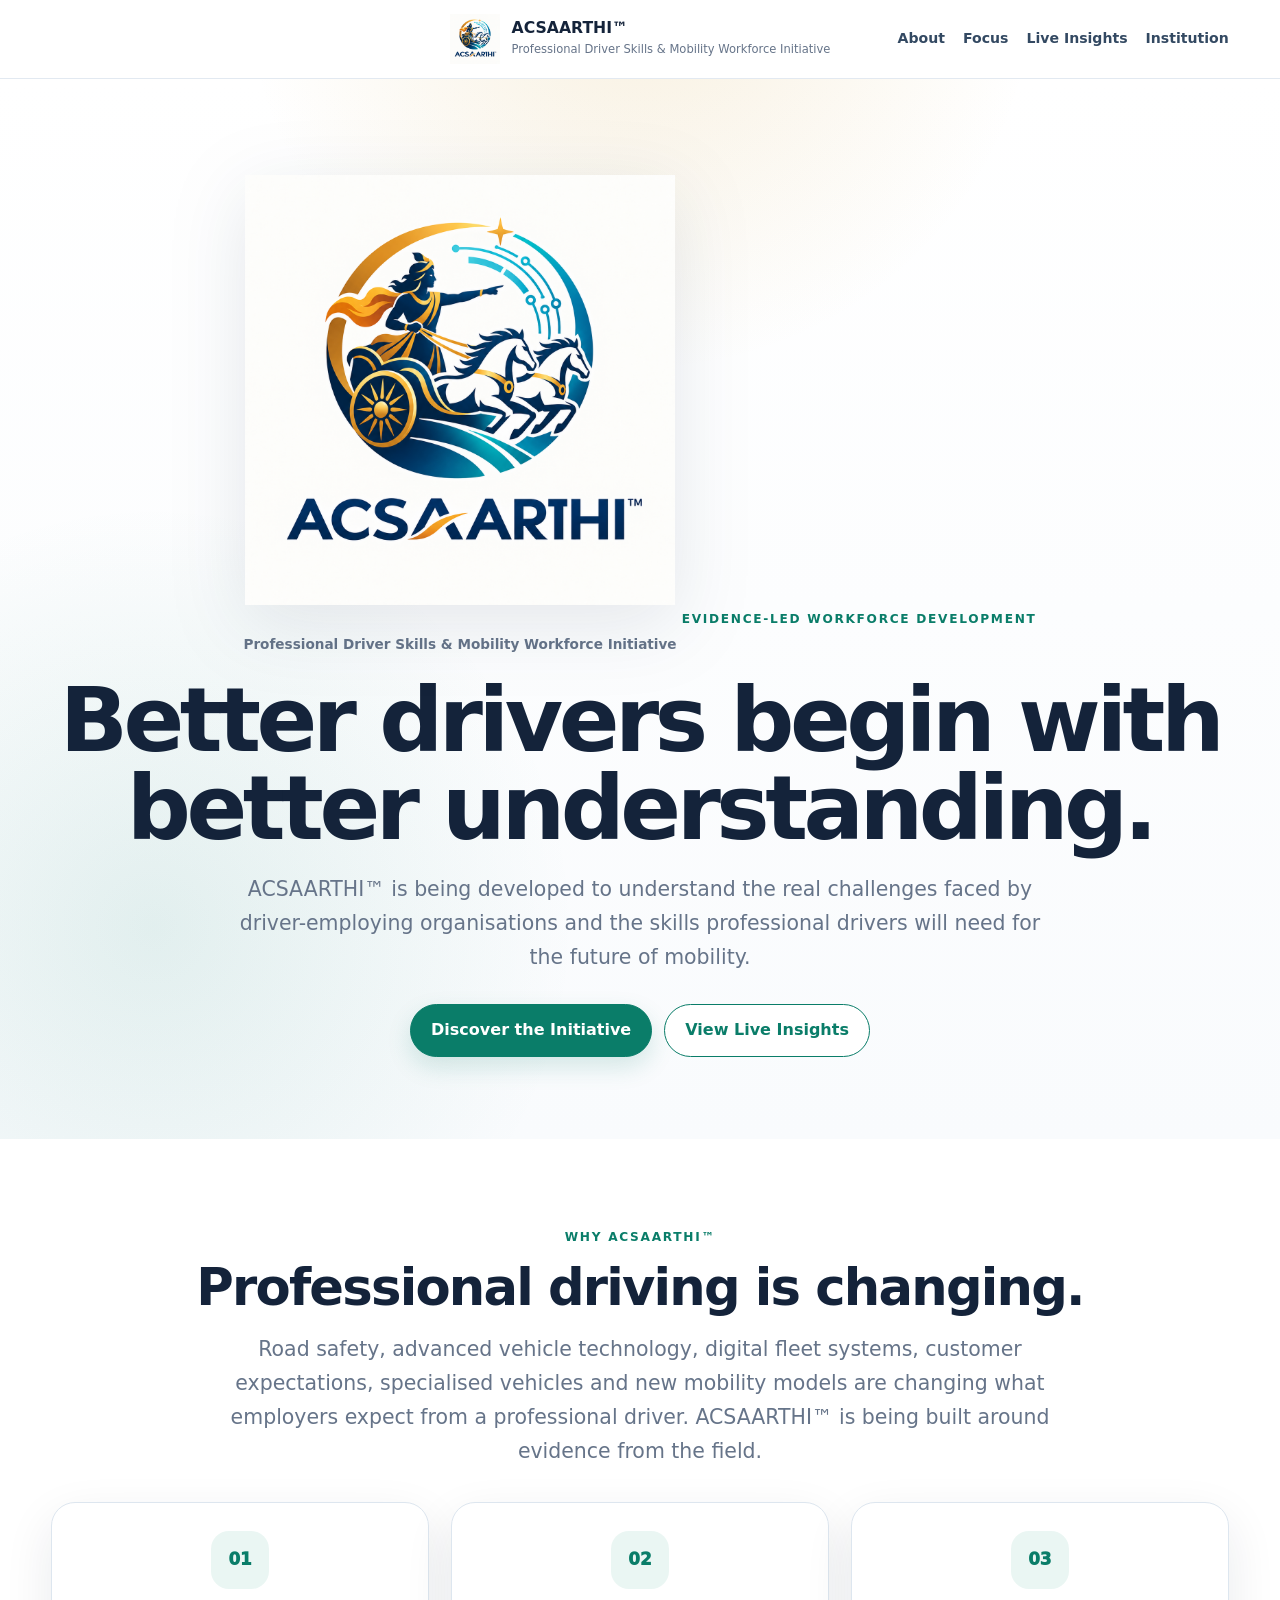
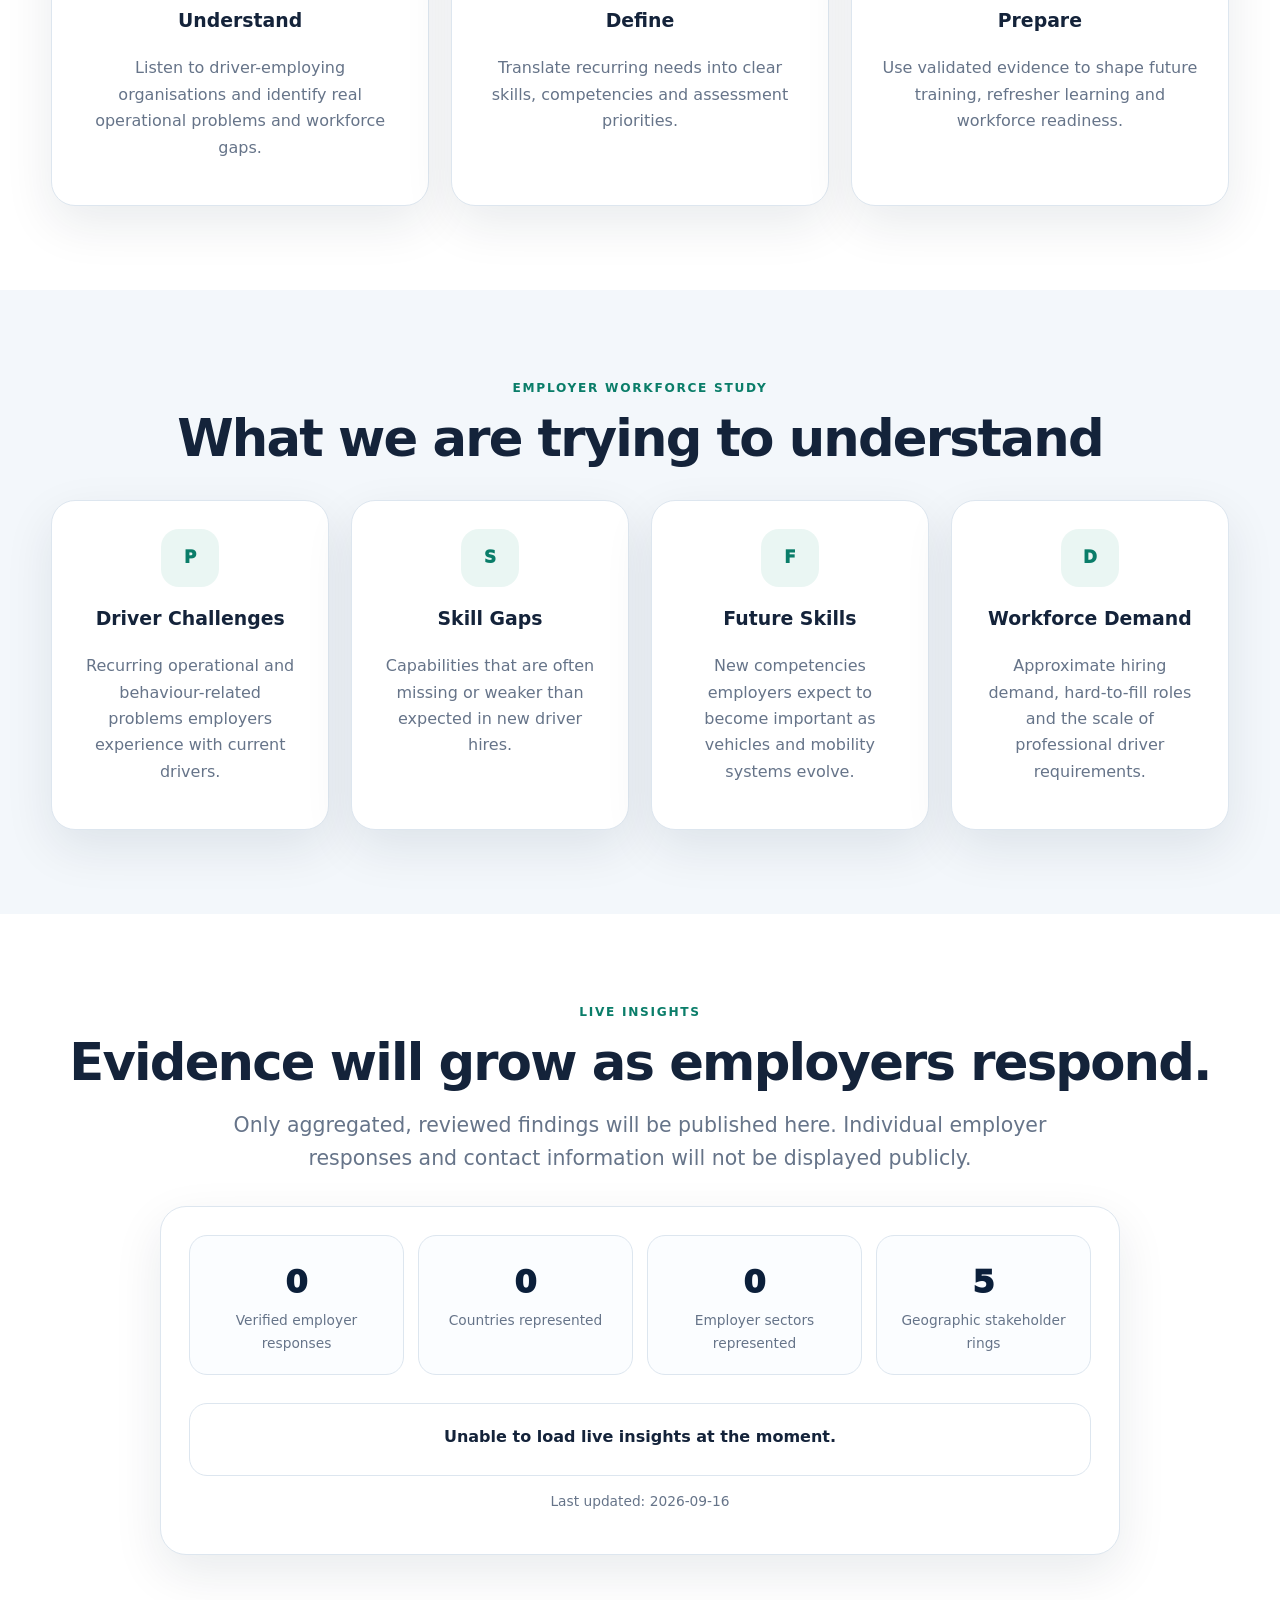
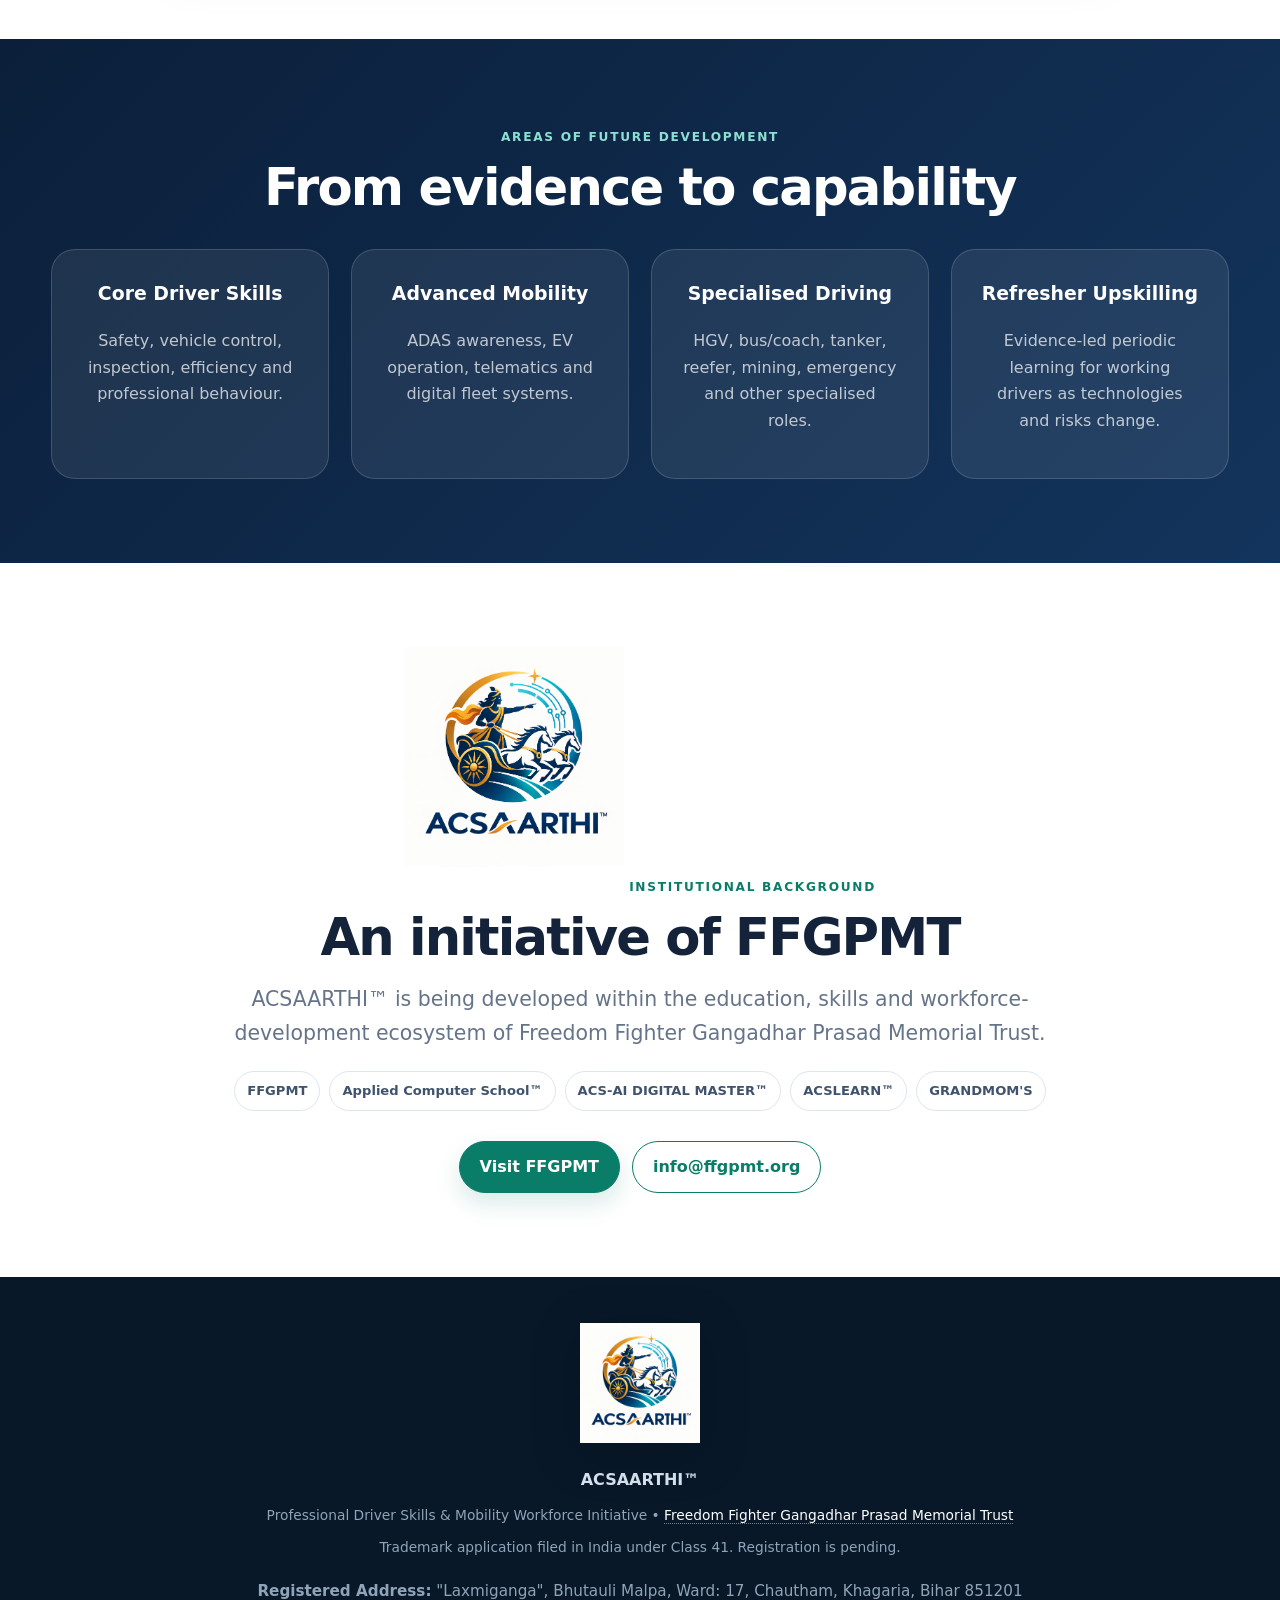
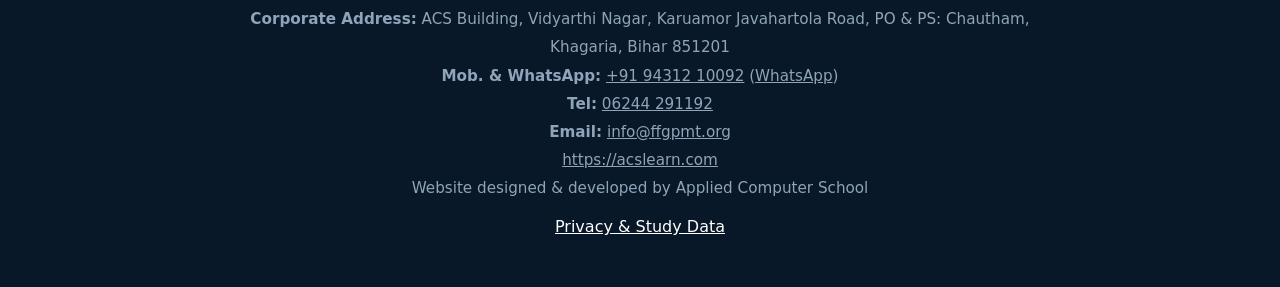
<file: index.html>
<!doctype html>
<html lang="en">
<head>
<meta charset="utf-8"><meta name="viewport" content="width=device-width,initial-scale=1">
<title>ACSAARTHI™ | Professional Driver Skills & Mobility Workforce Initiative</title>
<meta name="description" content="ACSAARTHI™ is an evidence-led professional driver skills and mobility workforce initiative of FFGPMT.">
<link rel="canonical" href="https://acsaarthi.com/">
<link rel="stylesheet" href="styles.css">
<link rel="icon" type="image/png" href="acsaarthi_logo.png">
<link rel="apple-touch-icon" href="acsaarthi_logo.png">
<style>
  .acs-logo-header{width:64px;height:64px;object-fit:contain;display:block;flex:0 0 auto}
  .acs-logo-hero{width:min(430px,82vw);height:auto;display:block;margin:0 auto 18px;filter:drop-shadow(0 18px 38px rgba(11,31,58,.10))}
  .acs-logo-institution{width:min(220px,60vw);height:auto;display:block;margin:0 auto 24px}
  .acs-logo-footer{width:120px;height:auto;display:block;margin:0 auto 16px;filter:drop-shadow(0 10px 24px rgba(0,0,0,.18))}
  .badges a.badge{text-decoration:none;transition:transform .18s ease,box-shadow .18s ease,border-color .18s ease}
  .badges a.badge:hover{transform:translateY(-2px);box-shadow:0 10px 24px rgba(11,31,58,.10);border-color:#a9c9c2}
  .institution-logo-link{display:inline-block;text-decoration:none}
  .footer-trust-link{color:inherit;text-decoration:none;border-bottom:1px dotted rgba(255,255,255,.45)}
  .footer-trust-link:hover{border-bottom-color:currentColor}
  .ffg-common{max-width:780px;margin:18px auto 0;font-size:.95rem;line-height:1.85}
  .ffg-common a{color:inherit}
  @media(max-width:640px){.acs-logo-header{width:54px;height:54px}.acs-logo-hero{width:min(330px,88vw)}.acs-logo-footer{width:104px}}
</style>
<meta property="og:title" content="ACSAARTHI™">
<meta property="og:description" content="Professional Driver Skills & Mobility Workforce Initiative">
<meta property="og:url" content="https://acsaarthi.com/">
<meta property="og:type" content="website">
<meta property="og:image" content="https://acsaarthi.com/acsaarthi_logo.png">
<meta property="og:image:alt" content="ACSAARTHI™ logo: charioteer, mobility and AI">
<meta name="twitter:card" content="summary_large_image">
<meta name="twitter:image" content="https://acsaarthi.com/acsaarthi_logo.png">
</head>
<body>
<header class="site-header">
  <div class="container nav">
    <a class="header-logo" href="/">
      <img class="acs-logo-header" src="acsaarthi_logo.png" alt="ACSAARTHI™ logo">
      <div><strong>ACSAARTHI™</strong><span>Professional Driver Skills & Mobility Workforce Initiative</span></div>
    </a>
    <nav class="nav-links"><a href="#about">About</a><a href="#focus">Focus</a><a href="#insights">Live Insights</a><a href="#institution">Institution</a></nav>
  </div>
</header>

<main>
<section class="hero center">
  <div class="container">
    <div class="wordmark">
      <a class="institution-logo-link" href="https://acsaarthi.com/" aria-label="ACSAARTHI home">
        <img class="acs-logo-hero" src="acsaarthi_logo.png" alt="ACSAARTHI™ logo">
      </a>
      <div class="wordmark-sub">Professional Driver Skills & Mobility Workforce Initiative</div>
    </div>
    <div class="eyebrow">Evidence-led workforce development</div>
    <h1>Better drivers begin with better understanding.</h1>
    <p class="lead">ACSAARTHI™ is being developed to understand the real challenges faced by driver-employing organisations and the skills professional drivers will need for the future of mobility.</p>
    <div class="actions">
      <a class="btn" href="#about">Discover the Initiative</a>
      <a class="btn alt" href="#insights">View Live Insights</a>
    </div>
  </div>
</section>

<section id="about" class="section center">
  <div class="container">
    <div class="eyebrow">Why ACSAARTHI™</div>
    <h2>Professional driving is changing.</h2>
    <p class="lead">Road safety, advanced vehicle technology, digital fleet systems, customer expectations, specialised vehicles and new mobility models are changing what employers expect from a professional driver. ACSAARTHI™ is being built around evidence from the field.</p>
    <div class="grid grid-3" style="margin-top:34px">
      <div class="card"><div class="icon">01</div><h3>Understand</h3><p>Listen to driver-employing organisations and identify real operational problems and workforce gaps.</p></div>
      <div class="card"><div class="icon">02</div><h3>Define</h3><p>Translate recurring needs into clear skills, competencies and assessment priorities.</p></div>
      <div class="card"><div class="icon">03</div><h3>Prepare</h3><p>Use validated evidence to shape future training, refresher learning and workforce readiness.</p></div>
    </div>
  </div>
</section>

<section id="focus" class="section soft center">
  <div class="container">
    <div class="eyebrow">Employer Workforce Study</div>
    <h2>What we are trying to understand</h2>
    <div class="grid grid-4" style="margin-top:34px">
      <div class="card"><div class="icon">P</div><h3>Driver Challenges</h3><p>Recurring operational and behaviour-related problems employers experience with current drivers.</p></div>
      <div class="card"><div class="icon">S</div><h3>Skill Gaps</h3><p>Capabilities that are often missing or weaker than expected in new driver hires.</p></div>
      <div class="card"><div class="icon">F</div><h3>Future Skills</h3><p>New competencies employers expect to become important as vehicles and mobility systems evolve.</p></div>
      <div class="card"><div class="icon">D</div><h3>Workforce Demand</h3><p>Approximate hiring demand, hard-to-fill roles and the scale of professional driver requirements.</p></div>
    </div>
  </div>
</section>

<section id="insights" class="section center">
  <div class="container">
    <div class="eyebrow">Live Insights</div>
    <h2>Evidence will grow as employers respond.</h2>
    <p class="lead">Only aggregated, reviewed findings will be published here. Individual employer responses and contact information will not be displayed publicly.</p>
    <div class="live-panel">
      <div class="findings-grid">
        <div class="finding-box"><div class="num" data-responses>0</div><div class="small">Verified employer responses</div></div>
        <div class="finding-box"><div class="num" data-countries>0</div><div class="small">Countries represented</div></div>
        <div class="finding-box"><div class="num" data-sectors>0</div><div class="small">Employer sectors represented</div></div>
        <div class="finding-box"><div class="num">5</div><div class="small">Geographic stakeholder rings</div></div>
      </div>
      <div class="legal-list" data-finding-list></div>
      <p class="small">Last updated: <span data-updated>2026-09-16</span></p>
    </div>
  </div>
</section>

<section class="section dark center">
  <div class="container">
    <div class="eyebrow">Areas of Future Development</div>
    <h2>From evidence to capability</h2>
    <div class="grid grid-4" style="margin-top:34px">
      <div class="card"><h3>Core Driver Skills</h3><p>Safety, vehicle control, inspection, efficiency and professional behaviour.</p></div>
      <div class="card"><h3>Advanced Mobility</h3><p>ADAS awareness, EV operation, telematics and digital fleet systems.</p></div>
      <div class="card"><h3>Specialised Driving</h3><p>HGV, bus/coach, tanker, reefer, mining, emergency and other specialised roles.</p></div>
      <div class="card"><h3>Refresher Upskilling</h3><p>Evidence-led periodic learning for working drivers as technologies and risks change.</p></div>
    </div>
  </div>
</section>

<section id="institution" class="section center">
  <div class="container">
    <a class="institution-logo-link" href="https://acsaarthi.com/" aria-label="ACSAARTHI home">
      <img class="acs-logo-institution" src="acsaarthi_logo.png" alt="ACSAARTHI™ project logo" loading="lazy">
    </a>
    <div class="eyebrow">Institutional Background</div>
    <h2>An initiative of FFGPMT</h2>
    <p class="lead">ACSAARTHI™ is being developed within the education, skills and workforce-development ecosystem of Freedom Fighter Gangadhar Prasad Memorial Trust.</p>
    <div class="badges" aria-label="FFGPMT ecosystem websites">
      <a class="badge" href="https://ffgpmt.org/" target="_blank" rel="noopener noreferrer" title="Visit Freedom Fighter Gangadhar Prasad Memorial Trust">FFGPMT</a>
      <a class="badge" href="https://acs1.in/" target="_blank" rel="noopener noreferrer" title="Visit Applied Computer School">Applied Computer School™</a>
      <a class="badge" href="https://acs-aidigitalmaster.org/" target="_blank" rel="noopener noreferrer" title="Visit ACS-AI DIGITAL MASTER">ACS-AI DIGITAL MASTER™</a>
      <a class="badge" href="https://acslearn.com/" target="_blank" rel="noopener noreferrer" title="Visit ACSLEARN">ACSLEARN™</a>
      <a class="badge" href="https://ffgpmt.org/#programs" target="_blank" rel="noopener noreferrer" title="View GRANDMOM'S within the FFGPMT programmes">GRANDMOM'S</a>
    </div>
    <div class="actions">
      <a class="btn" href="https://ffgpmt.org/" target="_blank" rel="noopener noreferrer">Visit FFGPMT</a>
      <a class="btn alt" href="mailto:info@ffgpmt.org">info@ffgpmt.org</a>
    </div>
  </div>
</section>
</main>

<footer class="site-footer">
  <div class="container">
    <a class="institution-logo-link" href="https://acsaarthi.com/" aria-label="ACSAARTHI home">
      <img class="acs-logo-footer" src="acsaarthi_logo.png" alt="ACSAARTHI™ logo" loading="lazy">
    </a>
    <div class="footer-title">ACSAARTHI™</div>
    <div class="footer-small">Professional Driver Skills & Mobility Workforce Initiative • <a class="footer-trust-link" href="https://ffgpmt.org/" target="_blank" rel="noopener noreferrer">Freedom Fighter Gangadhar Prasad Memorial Trust</a></div>
    <div class="footer-small">Trademark application filed in India under Class 41. Registration is pending.</div>
    <div class="footer-small ffg-common">
      <strong>Registered Address:</strong> &quot;Laxmiganga&quot;, Bhutauli Malpa, Ward: 17, Chautham, Khagaria, Bihar 851201<br>
      <strong>Corporate Address:</strong> ACS Building, Vidyarthi Nagar, Karuamor Javahartola Road, PO &amp; PS: Chautham, Khagaria, Bihar 851201<br>
      <strong>Mob. &amp; WhatsApp:</strong> <a href="tel:+919431210092">+91 94312 10092</a> (<a href="https://wa.me/919431210092" target="_blank" rel="noopener">WhatsApp</a>)<br>
      <strong>Tel:</strong> <a href="tel:+916244291192">06244 291192</a><br>
      <strong>Email:</strong> <a href="mailto:info@ffgpmt.org">info@ffgpmt.org</a><br>
      <a href="https://acslearn.com/" target="_blank" rel="noopener">https://acslearn.com</a><br>
      Website designed &amp; developed by Applied Computer School
    </div>
    <div style="margin-top:12px"><a href="/privacy.html">Privacy & Study Data</a></div>
  </div>
</footer>
<script src="js/findings.js"></script>
</body>
</html>
</file>
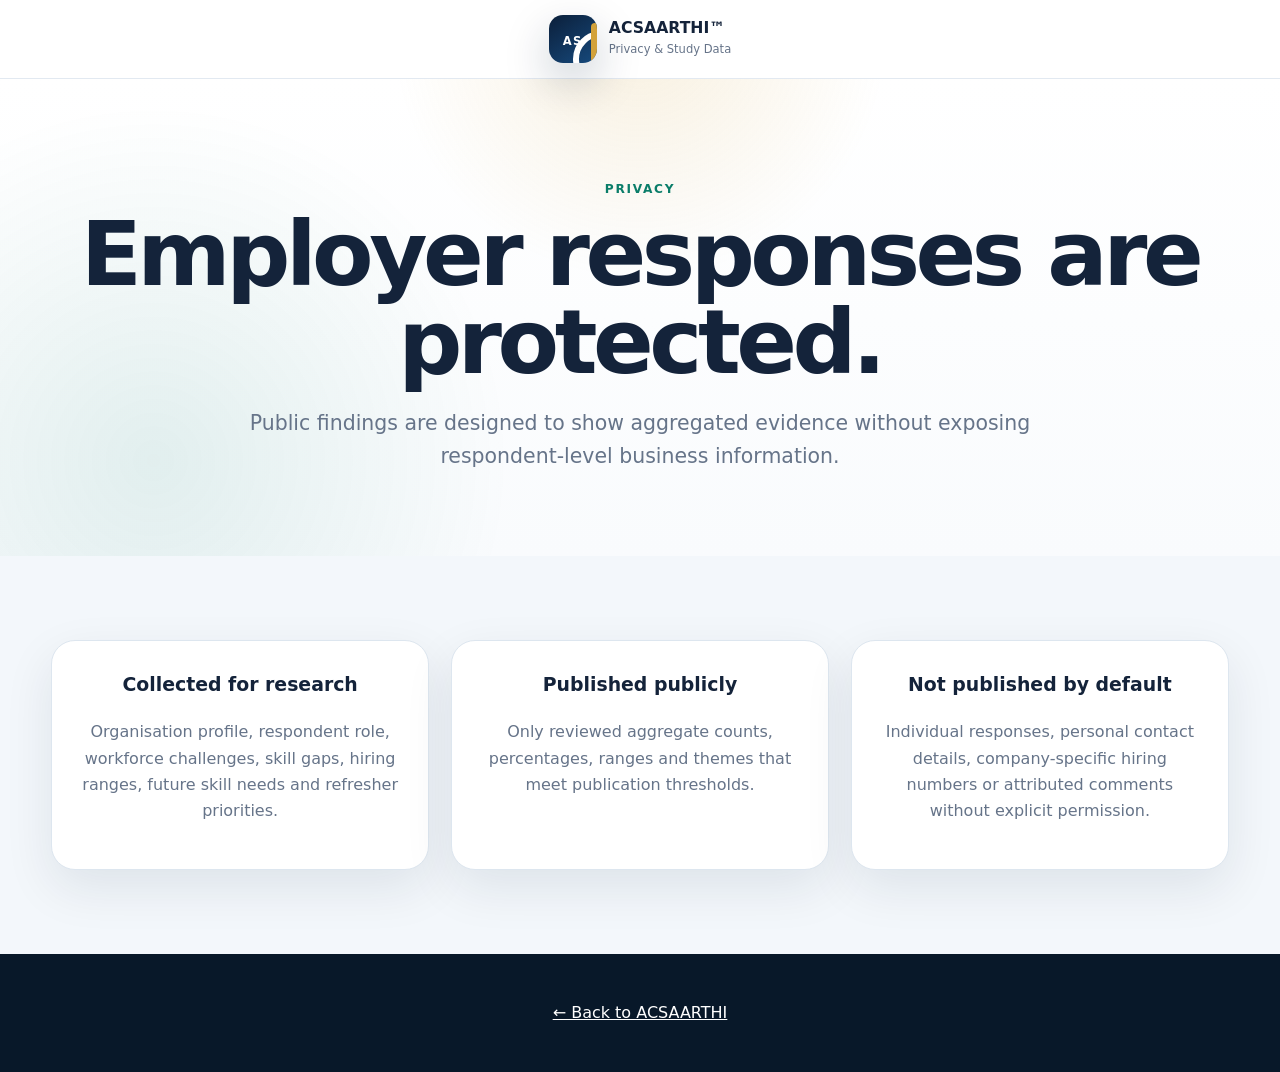
<file: privacy.html>
<!doctype html>
<html lang="en">
<head><meta charset="utf-8"><meta name="viewport" content="width=device-width,initial-scale=1">
<title>Privacy & Study Data | ACSAARTHI™</title><link rel="stylesheet" href="styles.css"></head>
<body>
<header class="site-header"><div class="container nav"><a class="header-logo" href="/"><div class="wordmark-mark" style="width:48px;height:48px;border-radius:14px;margin:0"><span>AS</span></div><div><strong>ACSAARTHI™</strong><span>Privacy & Study Data</span></div></a></div></header>
<main>
<section class="hero center"><div class="container"><div class="eyebrow">Privacy</div><h1>Employer responses are protected.</h1><p class="lead">Public findings are designed to show aggregated evidence without exposing respondent-level business information.</p></div></section>
<section class="section soft center"><div class="container"><div class="grid grid-3">
<div class="card"><h3>Collected for research</h3><p>Organisation profile, respondent role, workforce challenges, skill gaps, hiring ranges, future skill needs and refresher priorities.</p></div>
<div class="card"><h3>Published publicly</h3><p>Only reviewed aggregate counts, percentages, ranges and themes that meet publication thresholds.</p></div>
<div class="card"><h3>Not published by default</h3><p>Individual responses, personal contact details, company-specific hiring numbers or attributed comments without explicit permission.</p></div>
</div></div></section>
</main>
<footer class="site-footer"><div class="container"><a href="/">← Back to ACSAARTHI</a></div></footer>
</body></html>
</file>
<file: styles.css>
:root{
  --navy:#0b1f3a;
  --navy2:#13345c;
  --emerald:#0a7d69;
  --emerald2:#0f9b83;
  --gold:#d3a23a;
  --cream:#fbf8f0;
  --mist:#f3f7fb;
  --ink:#14233a;
  --muted:#667489;
  --line:#dde6ef;
  --white:#fff;
  --shadow:0 18px 50px rgba(11,31,58,.09);
  --radius:24px;
  --max:1180px;
}
*{box-sizing:border-box}
html{scroll-behavior:smooth}
body{
  margin:0;
  font-family:Inter,ui-sans-serif,system-ui,-apple-system,"Segoe UI",Roboto,Arial,sans-serif;
  color:var(--ink);
  background:#fff;
  line-height:1.65;
}
a{color:inherit}
img{max-width:100%;display:block}
.container{width:min(92%,var(--max));margin:auto}
.center{text-align:center}
.section{padding:84px 0}
.section.soft{background:var(--mist)}
.section.dark{background:linear-gradient(135deg,var(--navy),var(--navy2));color:#fff}
.eyebrow{
  display:inline-block;
  text-transform:uppercase;
  letter-spacing:.14em;
  font-size:.76rem;
  font-weight:900;
  color:var(--emerald);
  margin-bottom:12px;
}
.dark .eyebrow{color:#8de0d1}
h1,h2,h3{margin-top:0;color:inherit}
h1{
  font-size:clamp(2.6rem,7vw,5.9rem);
  line-height:.98;
  letter-spacing:-.05em;
  margin-bottom:20px;
}
h2{
  font-size:clamp(1.9rem,4vw,3.35rem);
  line-height:1.1;
  letter-spacing:-.035em;
  margin-bottom:18px;
}
h3{font-size:1.18rem}
.lead{
  font-size:clamp(1.06rem,2vw,1.28rem);
  color:var(--muted);
  max-width:820px;
  margin:0 auto;
}
.dark .lead{color:rgba(255,255,255,.78)}
.site-header{
  position:sticky;top:0;z-index:30;
  background:rgba(255,255,255,.94);
  border-bottom:1px solid rgba(221,230,239,.85);
  backdrop-filter:blur(12px);
}
.nav{
  min-height:78px;
  display:flex;
  align-items:center;
  justify-content:center;
  position:relative;
}
.header-logo{
  display:flex;
  align-items:center;
  gap:12px;
  text-decoration:none;
  text-align:left;
}
.header-logo img{width:50px;height:50px;object-fit:contain}
.header-logo strong{display:block;font-size:.98rem;line-height:1.1}
.header-logo span{display:block;color:var(--muted);font-size:.72rem;margin-top:3px}
.nav-links{
  position:absolute;right:0;
  display:flex;gap:18px;align-items:center;
}
.nav-links a{text-decoration:none;font-weight:750;font-size:.88rem;color:#334962}
.hero{
  padding:96px 0 82px;
  background:
    radial-gradient(circle at 50% -10%,rgba(211,162,58,.16),transparent 30%),
    radial-gradient(circle at 12% 80%,rgba(10,125,105,.10),transparent 30%),
    linear-gradient(180deg,#fff,#f9fbfd);
}
.hero-logo{
  width:min(170px,38vw);
  margin:0 auto 24px;
  filter:drop-shadow(0 12px 24px rgba(11,31,58,.10));
}
.wordmark{
  display:inline-flex;flex-direction:column;align-items:center;gap:10px;
  margin-bottom:22px;
}
.wordmark-mark{
  width:92px;height:92px;border-radius:28px;
  background:linear-gradient(145deg,var(--navy),#174a7d);
  box-shadow:0 18px 45px rgba(11,31,58,.22);
  display:grid;place-items:center;
  position:relative;overflow:hidden;
}
.wordmark-mark::before{
  content:"";
  width:44px;height:44px;border:6px solid #fff;border-radius:50%;
  position:absolute;top:16px;left:24px;
}
.wordmark-mark::after{
  content:"";
  width:8px;height:46px;background:var(--gold);
  position:absolute;bottom:-6px;left:42px;border-radius:6px 6px 0 0;
}
.wordmark-mark span{
  position:absolute;bottom:12px;color:#fff;font-weight:900;font-size:.72rem;letter-spacing:.12em
}
.wordmark-name{
  font-size:clamp(1.6rem,4vw,2.4rem);
  font-weight:950;
  letter-spacing:.02em;
}
.wordmark-sub{font-size:.85rem;color:var(--muted);font-weight:700}
.actions{display:flex;justify-content:center;gap:12px;flex-wrap:wrap;margin-top:30px}
.btn{
  display:inline-flex;align-items:center;justify-content:center;
  min-height:48px;padding:12px 20px;border-radius:999px;
  background:var(--emerald);color:#fff;text-decoration:none;font-weight:850;
  border:1px solid var(--emerald);
  box-shadow:0 10px 24px rgba(10,125,105,.16);
}
.btn.alt{background:#fff;color:var(--emerald);box-shadow:none}
.btn.gold{background:var(--gold);border-color:var(--gold);color:var(--navy)}
.grid{display:grid;gap:22px}
.grid-2{grid-template-columns:repeat(2,minmax(0,1fr))}
.grid-3{grid-template-columns:repeat(3,minmax(0,1fr))}
.grid-4{grid-template-columns:repeat(4,minmax(0,1fr))}
.card{
  background:#fff;
  border:1px solid var(--line);
  border-radius:var(--radius);
  padding:28px;
  box-shadow:var(--shadow);
  text-align:center;
}
.card p{color:var(--muted)}
.card .icon{
  width:58px;height:58px;border-radius:18px;
  display:grid;place-items:center;
  margin:0 auto 16px;
  background:#eaf6f3;
  color:var(--emerald);
  font-weight:950;
  font-size:1.05rem;
}
.dark .card{background:rgba(255,255,255,.08);border-color:rgba(255,255,255,.15);box-shadow:none}
.dark .card p{color:rgba(255,255,255,.72)}
.dark .card .icon{background:rgba(255,255,255,.12);color:#fff}
.metric{
  font-size:clamp(2.1rem,5vw,3.5rem);
  font-weight:950;
  letter-spacing:-.05em;
  color:var(--navy);
}
.metric-label{color:var(--muted);font-weight:700}
.timeline{
  max-width:940px;margin:36px auto 0;
  display:grid;gap:16px;
}
.milestone{
  display:grid;grid-template-columns:150px 1fr;
  align-items:start;gap:18px;
  background:#fff;border:1px solid var(--line);border-radius:20px;padding:22px;
  box-shadow:0 10px 32px rgba(11,31,58,.05);
  text-align:left;
}
.milestone .year{
  font-weight:950;color:var(--emerald);font-size:1.1rem;text-align:center;
}
.milestone h3{margin-bottom:6px}
.milestone p{margin:0;color:var(--muted)}
.photo-strip{
  display:grid;grid-template-columns:repeat(4,1fr);
  gap:10px;margin-top:34px
}
.photo-strip img{
  width:100%;height:180px;object-fit:cover;border-radius:18px;
  border:1px solid var(--line)
}
.badges{display:flex;justify-content:center;gap:9px;flex-wrap:wrap;margin-top:20px}
.badge{
  display:inline-block;padding:8px 12px;border:1px solid var(--line);
  border-radius:999px;background:#fff;font-size:.82rem;font-weight:800;color:#40536d
}
.dark .badge{background:rgba(255,255,255,.08);border-color:rgba(255,255,255,.18);color:#fff}
.note{
  max-width:900px;margin:26px auto 0;
  padding:18px 20px;border-radius:16px;
  background:#eef9f6;border:1px solid #cce9e2;
  color:#315d55;text-align:center;
}
.site-footer{
  padding:46px 0;
  background:#081829;color:#d8e4ef;text-align:center;
}
.site-footer a{color:#fff}
.footer-logo{
  width:82px;margin:0 auto 14px;filter:brightness(0) invert(1);opacity:.95
}
.footer-title{font-weight:900}
.footer-small{color:#8fa4b8;font-size:.86rem;max-width:820px;margin:10px auto 0}
.legal-list{
  max-width:940px;margin:28px auto 0;display:grid;gap:14px
}
.legal-row{
  background:#fff;border:1px solid var(--line);border-radius:18px;padding:20px;text-align:center
}
.legal-row strong{display:block;margin-bottom:4px}
.live-panel{
  max-width:960px;margin:30px auto 0;
  background:#fff;border:1px solid var(--line);border-radius:26px;padding:28px;box-shadow:var(--shadow)
}
.findings-grid{display:grid;grid-template-columns:repeat(4,1fr);gap:14px}
.finding-box{border:1px solid var(--line);border-radius:18px;padding:20px;text-align:center;background:#fbfdff}
.finding-box .num{font-size:2rem;font-weight:950;color:var(--navy)}
.small{font-size:.86rem;color:var(--muted)}
@media(max-width:900px){
  .nav-links{display:none}
  .grid-3,.grid-4,.findings-grid{grid-template-columns:1fr 1fr}
  .photo-strip{grid-template-columns:1fr 1fr}
}
@media(max-width:640px){
  .section{padding:66px 0}
  .hero{padding:72px 0 60px}
  .header-logo span{display:none}
  .grid-2,.grid-3,.grid-4,.findings-grid{grid-template-columns:1fr}
  .milestone{grid-template-columns:1fr;text-align:center}
  .milestone .year{text-align:center}
  .photo-strip{grid-template-columns:1fr 1fr}
  .photo-strip img{height:130px}
}
</file>
